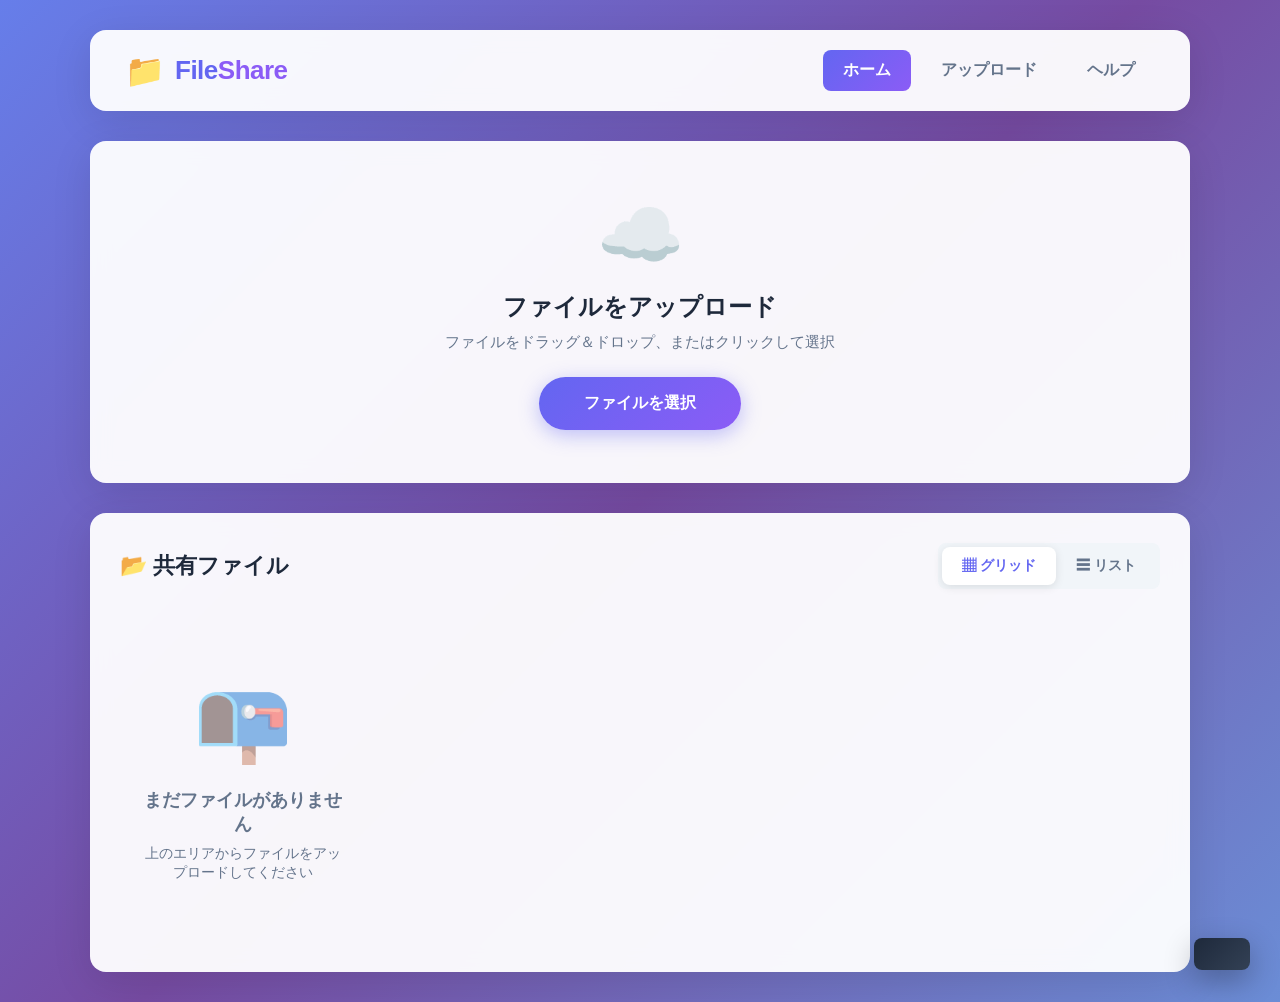
<file: index.html>
<!DOCTYPE html>
<html lang="ja">
<head>
    <meta charset="UTF-8">
    <meta name="viewport" content="width=device-width, initial-scale=1.0">
    <title>FileShare - ファイル共有サイト</title>
    <meta name="description" content="FileShare - 無料でファイルをアップロード・共有できるサービス">
    <meta name="keywords" content="ファイル共有, アップロード, ファイル転送, クラウドストレージ">
    <meta name="author" content="FileShare">
    <meta property="og:title" content="FileShare - ファイル共有サイト">
    <meta property="og:description" content="無料でファイルをアップロード・共有できるサービス">
    <meta property="og:type" content="website">
    <link rel="icon" href="data:image/svg+xml,<svg xmlns='http://www.w3.org/2000/svg' viewBox='0 0 100 100'><text y='.9em' font-size='90'>📁</text></svg>">
    <link rel="stylesheet" href="style.css">
</head>
<body>
    <div class="container">
        <!-- Header -->
        <header class="header">
            <div class="logo">
                <span class="logo-icon">📁</span>
                <span class="logo-text">File<span class="highlight">Share</span></span>
            </div>
            <nav class="nav">
                <a href="index.html" class="nav-link active">ホーム</a>
                <a href="upload.html" class="nav-link">アップロード</a>
                <a href="help.html" class="nav-link">ヘルプ</a>
            </nav>
        </header>

        <!-- Upload Section -->
        <section class="upload-section">
            <div class="upload-box" id="uploadBox">
                <div class="upload-icon">☁️</div>
                <h2>ファイルをアップロード</h2>
                <p>ファイルをドラッグ＆ドロップ、またはクリックして選択</p>
                <button class="upload-btn" onclick="document.getElementById('fileInput').click()">
                    ファイルを選択
                </button>
                <input type="file" id="fileInput" multiple hidden>
                
                <!-- Progress Bar -->
                <div class="progress-wrapper" id="progressWrapper">
                    <div class="progress-bar">
                        <div class="progress-fill" id="progressFill"></div>
                    </div>
                    <p class="progress-text" id="progressText">アップロード中...</p>
                </div>
            </div>
        </section>

        <!-- Files Section -->
        <section class="files-section">
            <div class="section-header">
                <h2>📂 共有ファイル</h2>
                <div class="view-toggle">
                    <button class="view-btn active" data-view="grid">▦ グリッド</button>
                    <button class="view-btn" data-view="list">☰ リスト</button>
                </div>
            </div>

            <!-- Grid View -->
            <div class="files-grid" id="filesGrid">
                <div class="empty-state" id="emptyState">
                    <div class="empty-icon">📭</div>
                    <p>まだファイルがありません</p>
                    <span>上のエリアからファイルをアップロードしてください</span>
                </div>
            </div>

            <!-- List View -->
            <div class="files-list" id="filesList"></div>
        </section>
    </div>

    <!-- Share Modal -->
    <div class="modal" id="shareModal">
        <div class="modal-content">
            <div class="modal-header">
                <h3>🔗 共有リンク</h3>
                <button class="modal-close" onclick="closeModal()">✕</button>
            </div>
            <input type="text" class="share-input" id="shareLink" readonly>
            <div class="modal-actions">
                <button class="action-btn copy" onclick="copyLink()">📋 コピー</button>
                <button class="action-btn cancel" onclick="closeModal()">閉じる</button>
            </div>
        </div>
    </div>

    <!-- Toast Notification -->
    <div class="toast" id="toast"></div>

    <script src="script.js"></script>
</body>
</html>
</file>
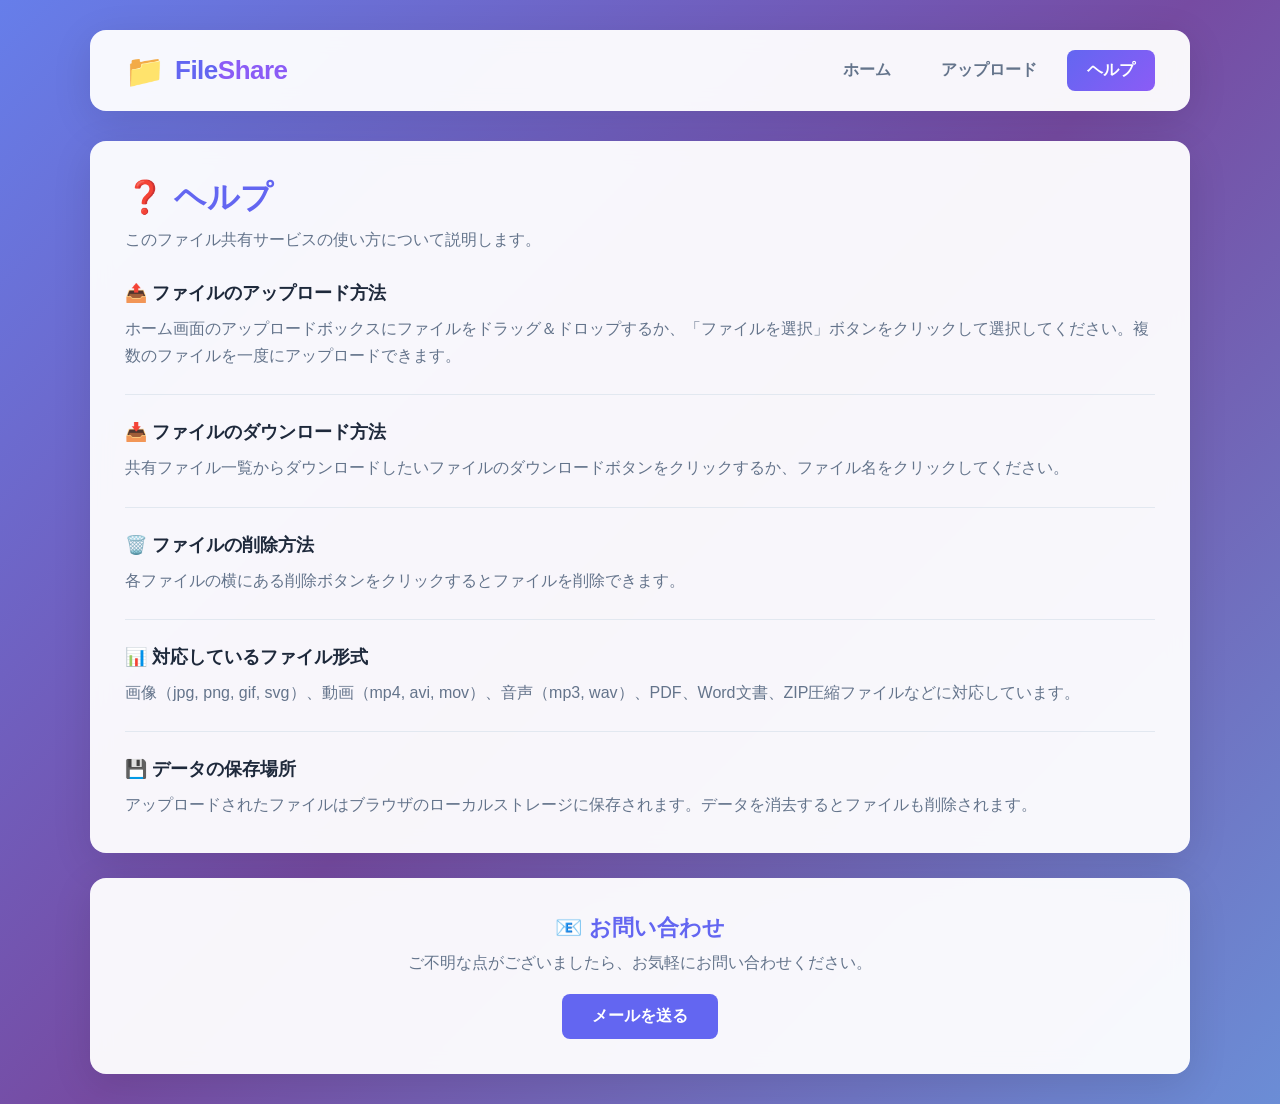
<file: help.html>
<!DOCTYPE html>
<html lang="ja">
<head>
    <meta charset="UTF-8">
    <meta name="viewport" content="width=device-width, initial-scale=1.0">
    <title>Help - ヘルプ - FileShare</title>
    <meta name="description" content="ヘルプ - FileShare ファイル共有サービスの使い方">
    <meta name="keywords" content="ヘルプ, ファイル共有, 使い方">
    <link rel="icon" href="data:image/svg+xml,<svg xmlns='http://www.w3.org/2000/svg' viewBox='0 0 100 100'><text y='.9em' font-size='90'>📁</text></svg>">
    <link rel="stylesheet" href="style.css">
</head>
<body>
    <div class="container">
        <!-- Header -->
        <header class="header">
            <div class="logo">
                <span class="logo-icon">📁</span>
                <span class="logo-text">File<span class="highlight">Share</span></span>
            </div>
            <nav class="nav">
                <a href="index.html" class="nav-link">ホーム</a>
                <a href="upload.html" class="nav-link">アップロード</a>
                <a href="help.html" class="nav-link active">ヘルプ</a>
            </nav>
        </header>

        <!-- Help Section -->
        <section class="help-section">
            <div class="help-card">
                <h1>❓ ヘルプ</h1>
                <p class="help-intro">このファイル共有サービスの使い方について説明します。</p>
                
                <div class="faq-item">
                    <h3>📤 ファイルのアップロード方法</h3>
                    <p>ホーム画面のアップロードボックスにファイルをドラッグ＆ドロップするか、「ファイルを選択」ボタンをクリックして選択してください。複数のファイルを一度にアップロードできます。</p>
                </div>

                <div class="faq-item">
                    <h3>📥 ファイルのダウンロード方法</h3>
                    <p>共有ファイル一覧からダウンロードしたいファイルのダウンロードボタンをクリックするか、ファイル名をクリックしてください。</p>
                </div>

                <div class="faq-item">
                    <h3>🗑️ ファイルの削除方法</h3>
                    <p>各ファイルの横にある削除ボタンをクリックするとファイルを削除できます。</p>
                </div>

                <div class="faq-item">
                    <h3>📊 対応しているファイル形式</h3>
                    <p>画像（jpg, png, gif, svg）、動画（mp4, avi, mov）、音声（mp3, wav）、PDF、Word文書、ZIP圧縮ファイルなどに対応しています。</p>
                </div>

                <div class="faq-item">
                    <h3>💾 データの保存場所</h3>
                    <p>アップロードされたファイルはブラウザのローカルストレージに保存されます。データを消去するとファイルも削除されます。</p>
                </div>
            </div>

            <div class="help-card contact-card">
                <h3>📧 お問い合わせ</h3>
                <p>ご不明な点がございましたら、お気軽にお問い合わせください。</p>
                <a href="mailto:support@example.com" class="contact-btn">メールを送る</a>
            </div>
        </section>
    </div>

    <style>
        .help-section {
            display: flex;
            flex-direction: column;
            gap: 25px;
        }

        .help-card {
            background: rgba(255, 255, 255, 0.95);
            backdrop-filter: blur(10px);
            border-radius: var(--radius);
            padding: 35px;
            box-shadow: var(--shadow);
        }

        .help-card h1 {
            font-size: 32px;
            color: var(--primary);
            margin-bottom: 10px;
        }

        .help-intro {
            color: var(--gray);
            margin-bottom: 30px;
            font-size: 16px;
        }

        .faq-item {
            margin-bottom: 25px;
            padding-bottom: 25px;
            border-bottom: 1px solid #e2e8f0;
        }

        .faq-item:last-child {
            margin-bottom: 0;
            padding-bottom: 0;
            border-bottom: none;
        }

        .faq-item h3 {
            color: var(--dark);
            font-size: 18px;
            margin-bottom: 10px;
        }

        .faq-item p {
            color: var(--gray);
            line-height: 1.7;
        }

        .contact-card {
            text-align: center;
        }

        .contact-card h3 {
            color: var(--primary);
            font-size: 22px;
            margin-bottom: 10px;
        }

        .contact-card p {
            color: var(--gray);
            margin-bottom: 20px;
        }

        .contact-btn {
            display: inline-block;
            background: var(--primary);
            color: white;
            padding: 12px 30px;
            border-radius: var(--radius-sm);
            text-decoration: none;
            font-weight: 600;
            transition: background 0.3s;
        }

        .contact-btn:hover {
            background: var(--primary-dark);
        }
    </style>
</body>
</html>
</file>
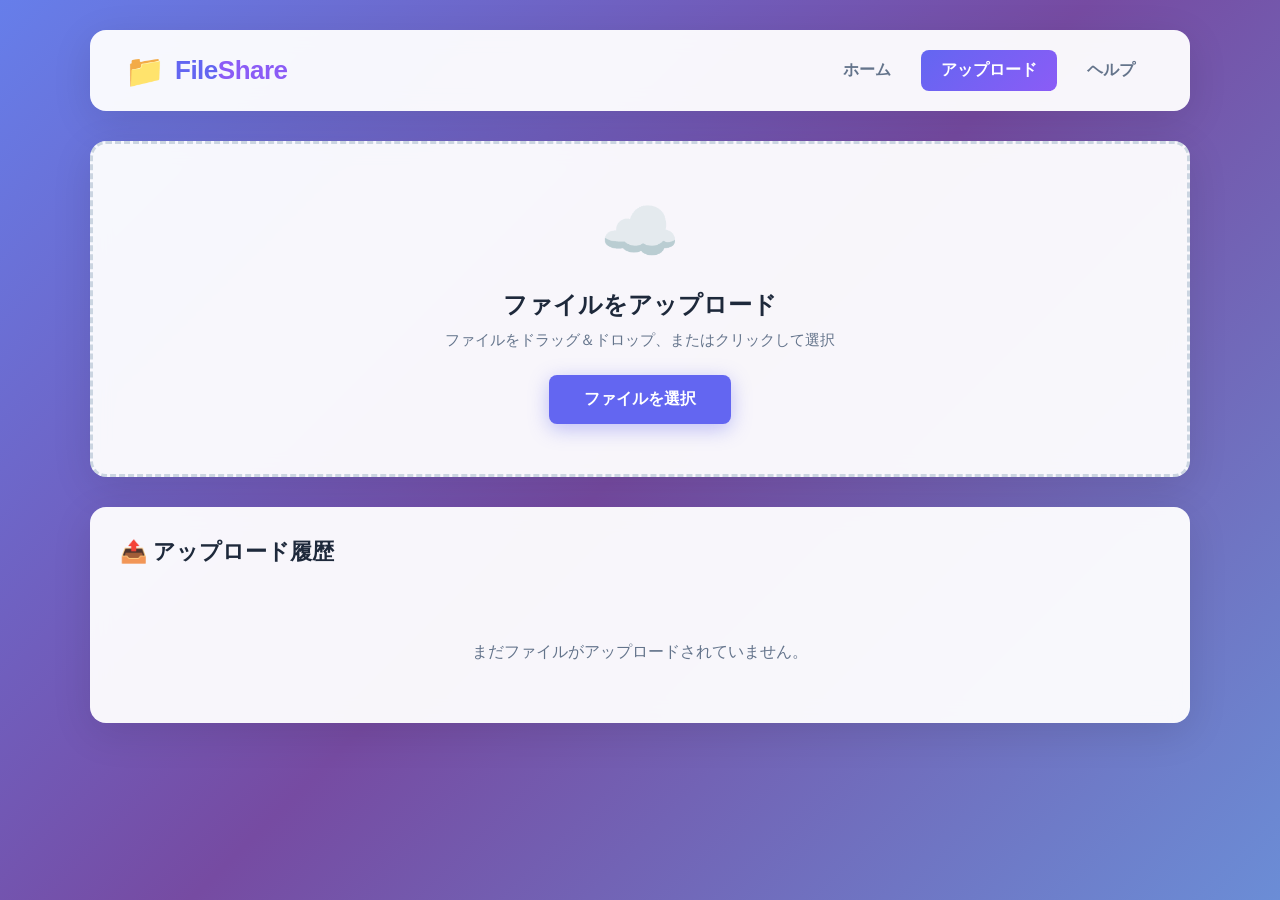
<file: upload.html>
<!DOCTYPE html>
<html lang="ja">
<head>
    <meta charset="UTF-8">
    <meta name="viewport" content="width=device-width, initial-scale=1.0">
    <title>Upload - アップロード - FileShare</title>
    <meta name="description" content="ファイルをアップロード - FileShare ファイル共有サービス">
    <meta name="keywords" content="ファイルアップロード, ファイル共有">
    <link rel="icon" href="data:image/svg+xml,<svg xmlns='http://www.w3.org/2000/svg' viewBox='0 0 100 100'><text y='.9em' font-size='90'>📁</text></svg>">
    <link rel="stylesheet" href="style.css">
</head>
<body>
    <div class="container">
        <!-- Header -->
        <header class="header">
            <div class="logo">
                <span class="logo-icon">📁</span>
                <span class="logo-text">File<span class="highlight">Share</span></span>
            </div>
            <nav class="nav">
                <a href="index.html" class="nav-link">ホーム</a>
                <a href="upload.html" class="nav-link active">アップロード</a>
                <a href="help.html" class="nav-link">ヘルプ</a>
            </nav>
        </header>

        <!-- Upload Section -->
        <section class="upload-section">
            <div class="upload-box" id="uploadBox">
                <div class="upload-icon">☁️</div>
                <h2>ファイルをアップロード</h2>
                <p>ファイルをドラッグ＆ドロップ、またはクリックして選択</p>
                <button class="upload-btn" onclick="document.getElementById('fileInput').click()">
                    ファイルを選択
                </button>
                <input type="file" id="fileInput" multiple hidden>
                
                <!-- Progress Bar -->
                <div class="progress-wrapper" id="progressWrapper">
                    <div class="progress-bar">
                        <div class="progress-fill" id="progressFill"></div>
                    </div>
                    <p class="progress-text" id="progressText">アップロード中...</p>
                </div>
            </div>
        </section>

        <!-- Upload History Section -->
        <section class="files-section">
            <div class="section-header">
                <h2>📤 アップロード履歴</h2>
            </div>
            <div id="uploadHistory">
                <p class="empty-message">まだファイルがアップロードされていません。</p>
            </div>
        </section>
    </div>

    <script src="script.js"></script>
    <script>
        // Upload functionality for upload.html
        const fileInput = document.getElementById('fileInput');
        const uploadBox = document.getElementById('uploadBox');
        const progressWrapper = document.getElementById('progressWrapper');
        const progressFill = document.getElementById('progressFill');
        const progressText = document.getElementById('progressText');

        // Click to select files
        fileInput.addEventListener('change', (e) => handleFiles(e.target.files));

        // Drag and drop
        uploadBox.addEventListener('dragover', (e) => {
            e.preventDefault();
            uploadBox.classList.add('dragover');
        });

        uploadBox.addEventListener('dragleave', () => {
            uploadBox.classList.remove('dragover');
        });

        uploadBox.addEventListener('drop', (e) => {
            e.preventDefault();
            uploadBox.classList.remove('dragover');
            const files = e.dataTransfer.files;
            if (files.length > 0) {
                handleFiles(files);
            }
        });

        // Override handleFiles to also update upload history
        const originalHandleFiles = handleFiles;
        window.handleFiles = async function(fileList) {
            if (fileList.length === 0) return;

            progressWrapper.style.display = 'block';

            // Upload to server
            const formData = new FormData();
            Array.from(fileList).forEach(file => formData.append('files', file));

            try {
                const response = await fetch('/api/upload', {
                    method: 'POST',
                    body: formData
                });
                const result = await response.json();

                if (result.success) {
                    showToast(result.message);
                    renderUploadHistory();
                }
            } catch (error) {
                console.error('アップロードに失敗しました:', error);
                showToast('アップロードに失敗しました');
            }

            // Simulate progress
            let progress = 0;
            const interval = setInterval(() => {
                progress += Math.random() * 20;
                if (progress > 100) progress = 100;
                
                progressFill.style.width = progress + '%';
                progressText.textContent = `アップロード中... ${Math.round(progress)}%`;

                if (progress >= 100) {
                    clearInterval(interval);
                    setTimeout(() => {
                        progressWrapper.style.display = 'none';
                        progressFill.style.width = '0%';
                    }, 500);
                }
            }, 100);
        };

        function renderUploadHistory() {
            const historyContainer = document.getElementById('uploadHistory');
            
            loadFiles().then(() => {
                if (!files || files.length === 0) {
                    historyContainer.innerHTML = '<p class="empty-message">まだファイルがアップロードされていません。</p>';
                    return;
                }

                const recentFiles = files.slice(-5).reverse();
                historyContainer.innerHTML = recentFiles.map(file => `
                    <div class="file-item">
                        <span class="file-icon">${file.icon || getFileIcon(file.name)}</span>
                        <span class="file-name">${file.name}</span>
                        <span class="file-size">${file.size_formatted || formatSize(file.size)}</span>
                        <span class="file-date">${file.date}</span>
                    </div>
                `).join('');
            });
        }

        // Load history on page load
        renderUploadHistory();

        // Load history on page load
        renderUploadHistory();
    </script>

    <style>
        .upload-section {
            margin-bottom: 30px;
        }

        .upload-box {
            background: rgba(255, 255, 255, 0.95);
            backdrop-filter: blur(10px);
            border-radius: var(--radius);
            padding: 50px;
            text-align: center;
            box-shadow: var(--shadow);
            border: 3px dashed #cbd5e1;
            transition: all 0.3s;
        }

        .upload-box.dragover {
            border-color: var(--primary);
            background: rgba(99, 102, 241, 0.1);
        }

        .upload-icon {
            font-size: 64px;
            margin-bottom: 20px;
        }

        .upload-box h2 {
            color: var(--dark);
            font-size: 24px;
            margin-bottom: 10px;
        }

        .upload-box p {
            color: var(--gray);
            margin-bottom: 25px;
        }

        .upload-btn {
            background: var(--primary);
            color: white;
            border: none;
            padding: 14px 35px;
            border-radius: var(--radius-sm);
            font-size: 16px;
            font-weight: 600;
            cursor: pointer;
            transition: background 0.3s;
        }

        .upload-btn:hover {
            background: var(--primary-dark);
        }

        .progress-wrapper {
            display: none;
            margin-top: 25px;
        }

        .progress-bar {
            background: #e2e8f0;
            border-radius: 10px;
            height: 20px;
            overflow: hidden;
        }

        .progress-fill {
            background: linear-gradient(90deg, var(--primary), var(--secondary));
            height: 100%;
            width: 0%;
            transition: width 0.3s;
            border-radius: 10px;
        }

        .progress-text {
            color: var(--gray);
            margin-top: 10px;
            font-size: 14px;
        }

        .files-section {
            background: rgba(255, 255, 255, 0.95);
            backdrop-filter: blur(10px);
            border-radius: var(--radius);
            padding: 30px;
            box-shadow: var(--shadow);
        }

        .section-header h2 {
            color: var(--dark);
            font-size: 22px;
            margin-bottom: 20px;
        }

        .file-item {
            display: flex;
            align-items: center;
            padding: 15px;
            border-bottom: 1px solid #e2e8f0;
            gap: 15px;
        }

        .file-item:last-child {
            border-bottom: none;
        }

        .file-icon {
            font-size: 24px;
        }

        .file-name {
            flex: 1;
            color: var(--dark);
            font-weight: 500;
        }

        .file-size {
            color: var(--gray);
            font-size: 14px;
        }

        .file-date {
            color: var(--gray);
            font-size: 14px;
        }

        .empty-message {
            color: var(--gray);
            text-align: center;
            padding: 30px;
        }
    </style>
</body>
</html>
</file>
<file: style.css>
/* ========================================
   File Sharing Website - CSS Design
   ======================================== */

/* Reset & Base */
* {
    margin: 0;
    padding: 0;
    box-sizing: border-box;
}

:root {
    --primary: #6366f1;
    --primary-dark: #4f46e5;
    --secondary: #8b5cf6;
    --accent: #ec4899;
    --dark: #1e293b;
    --light: #f8fafc;
    --gray: #64748b;
    --white: #ffffff;
    --shadow: 0 10px 40px rgba(0, 0, 0, 0.1);
    --shadow-hover: 0 20px 60px rgba(0, 0, 0, 0.15);
    --radius: 16px;
    --radius-sm: 8px;
}

body {
    font-family: "Yu Gothic", "Meiryo", "Hiragino Sans", sans-serif;
    background: linear-gradient(135deg, #667eea 0%, #764ba2 50%, #6b8dd6 100%);
    min-height: 100vh;
    padding: 30px 20px;
    color: var(--dark);
}

/* Container */
.container {
    max-width: 1100px;
    margin: 0 auto;
}

/* ========================================
   Header
   ======================================== */
.header {
    background: rgba(255, 255, 255, 0.95);
    backdrop-filter: blur(10px);
    border-radius: var(--radius);
    padding: 20px 35px;
    display: flex;
    justify-content: space-between;
    align-items: center;
    box-shadow: var(--shadow);
    margin-bottom: 30px;
}

.logo {
    display: flex;
    align-items: center;
    gap: 10px;
}

.logo-icon {
    font-size: 32px;
}

.logo-text {
    font-size: 26px;
    font-weight: 800;
    color: var(--primary);
    letter-spacing: -0.5px;
}

.logo-text .highlight {
    color: var(--secondary);
}

.nav {
    display: flex;
    gap: 10px;
}

.nav-link {
    text-decoration: none;
    color: var(--gray);
    font-weight: 600;
    padding: 10px 20px;
    border-radius: var(--radius-sm);
    transition: all 0.3s ease;
}

.nav-link:hover {
    color: var(--primary);
    background: rgba(99, 102, 241, 0.1);
}

.nav-link.active {
    color: var(--white);
    background: linear-gradient(135deg, var(--primary), var(--secondary));
}

/* ========================================
   Upload Section
   ======================================== */
.upload-section {
    margin-bottom: 30px;
}

.upload-box {
    background: rgba(255, 255, 255, 0.95);
    backdrop-filter: blur(10px);
    border-radius: var(--radius);
    padding: 50px 40px;
    text-align: center;
    box-shadow: var(--shadow);
    border: 3px dashed transparent;
    transition: all 0.4s ease;
    cursor: pointer;
}

.upload-box:hover {
    border-color: var(--primary);
    transform: translateY(-5px);
    box-shadow: var(--shadow-hover);
}

.upload-box.dragover {
    border-color: var(--primary);
    background: rgba(99, 102, 241, 0.05);
    transform: scale(1.02);
}

.upload-icon {
    font-size: 70px;
    margin-bottom: 15px;
    animation: float 3s ease-in-out infinite;
}

@keyframes float {
    0%, 100% { transform: translateY(0); }
    50% { transform: translateY(-10px); }
}

.upload-box h2 {
    color: var(--dark);
    font-size: 24px;
    margin-bottom: 10px;
}

.upload-box p {
    color: var(--gray);
    margin-bottom: 25px;
    font-size: 15px;
}

.upload-btn {
    background: linear-gradient(135deg, var(--primary) 0%, var(--secondary) 100%);
    color: var(--white);
    border: none;
    padding: 16px 45px;
    border-radius: 50px;
    font-size: 16px;
    font-weight: 600;
    cursor: pointer;
    transition: all 0.3s ease;
    box-shadow: 0 5px 20px rgba(99, 102, 241, 0.4);
}

.upload-btn:hover {
    transform: translateY(-3px);
    box-shadow: 0 10px 30px rgba(99, 102, 241, 0.5);
}

/* Progress Bar */
.progress-wrapper {
    display: none;
    margin-top: 25px;
}

.progress-wrapper.show {
    display: block;
}

.progress-bar {
    width: 100%;
    height: 12px;
    background: #e2e8f0;
    border-radius: 10px;
    overflow: hidden;
}

.progress-fill {
    height: 100%;
    background: linear-gradient(90deg, var(--primary), var(--secondary), var(--accent));
    width: 0%;
    transition: width 0.3s ease;
    border-radius: 10px;
}

.progress-text {
    margin-top: 12px;
    color: var(--gray);
    font-size: 14px;
}

/* ========================================
   Files Section
   ======================================== */
.files-section {
    background: rgba(255, 255, 255, 0.95);
    backdrop-filter: blur(10px);
    border-radius: var(--radius);
    padding: 30px;
    box-shadow: var(--shadow);
}

.section-header {
    display: flex;
    justify-content: space-between;
    align-items: center;
    margin-bottom: 25px;
    flex-wrap: wrap;
    gap: 15px;
}

.section-header h2 {
    color: var(--dark);
    font-size: 22px;
}

.view-toggle {
    display: flex;
    background: #f1f5f9;
    border-radius: var(--radius-sm);
    padding: 4px;
}

.view-btn {
    background: transparent;
    border: none;
    padding: 10px 20px;
    border-radius: var(--radius-sm);
    cursor: pointer;
    font-size: 14px;
    font-weight: 600;
    color: var(--gray);
    transition: all 0.3s ease;
}

.view-btn.active {
    background: var(--white);
    color: var(--primary);
    box-shadow: 0 2px 10px rgba(0, 0, 0, 0.1);
}

/* Empty State */
.empty-state {
    text-align: center;
    padding: 60px 20px;
    color: var(--gray);
}

.empty-icon {
    font-size: 80px;
    margin-bottom: 20px;
    opacity: 0.5;
}

.empty-state p {
    font-size: 18px;
    font-weight: 600;
    margin-bottom: 8px;
}

.empty-state span {
    font-size: 14px;
}

/* ========================================
   Grid View
   ======================================== */
.files-grid {
    display: grid;
    grid-template-columns: repeat(auto-fill, minmax(220px, 1fr));
    gap: 20px;
}

.file-card {
    background: linear-gradient(145deg, #f8fafc, #ffffff);
    border-radius: var(--radius);
    padding: 25px 20px;
    text-align: center;
    transition: all 0.4s ease;
    border: 2px solid transparent;
    cursor: pointer;
}

.file-card:hover {
    transform: translateY(-8px);
    box-shadow: var(--shadow-hover);
    border-color: var(--primary);
}

.file-icon {
    font-size: 55px;
    margin-bottom: 15px;
    display: block;
}

.file-name {
    font-weight: 700;
    color: var(--dark);
    margin-bottom: 8px;
    word-break: break-all;
    font-size: 14px;
}

.file-size {
    color: var(--gray);
    font-size: 13px;
    margin-bottom: 15px;
}

.file-actions {
    display: flex;
    gap: 8px;
    justify-content: center;
}

.file-actions button {
    padding: 10px 16px;
    border: none;
    border-radius: var(--radius-sm);
    cursor: pointer;
    font-size: 13px;
    font-weight: 600;
    transition: all 0.3s ease;
}

.download-btn {
    background: linear-gradient(135deg, var(--primary), var(--secondary));
    color: var(--white);
}

.download-btn:hover {
    transform: scale(1.05);
    box-shadow: 0 5px 15px rgba(99, 102, 241, 0.4);
}

.delete-btn {
    background: linear-gradient(135deg, #f43f5e, #e11d48);
    color: var(--white);
}

.delete-btn:hover {
    transform: scale(1.05);
    box-shadow: 0 5px 15px rgba(244, 63, 94, 0.4);
}

/* ========================================
   List View
   ======================================== */
.files-list {
    display: none;
}

.files-list.show {
    display: block;
}

.file-list-item {
    display: flex;
    align-items: center;
    padding: 18px 20px;
    border-bottom: 2px solid #f1f5f9;
    transition: all 0.3s ease;
    border-radius: var(--radius-sm);
    margin-bottom: 8px;
}

.file-list-item:hover {
    background: linear-gradient(90deg, rgba(99, 102, 241, 0.05), transparent);
}

.file-list-item .file-icon {
    font-size: 35px;
    margin: 0 20px 0 0;
}

.file-list-item .file-info {
    flex: 1;
}

.file-list-item .file-name {
    margin-bottom: 4px;
}

.file-list-item .file-size {
    margin-bottom: 0;
}

.file-list-item .file-actions {
    margin-left: auto;
}

/* ========================================
   Modal
   ======================================== */
.modal {
    display: none;
    position: fixed;
    top: 0;
    left: 0;
    width: 100%;
    height: 100%;
    background: rgba(0, 0, 0, 0.6);
    backdrop-filter: blur(5px);
    justify-content: center;
    align-items: center;
    z-index: 1000;
    animation: fadeIn 0.3s ease;
}

@keyframes fadeIn {
    from { opacity: 0; }
    to { opacity: 1; }
}

.modal.show {
    display: flex;
}

.modal-content {
    background: var(--white);
    padding: 30px;
    border-radius: var(--radius);
    max-width: 480px;
    width: 90%;
    box-shadow: var(--shadow-hover);
    animation: slideUp 0.3s ease;
}

@keyframes slideUp {
    from { transform: translateY(20px); opacity: 0; }
    to { transform: translateY(0); opacity: 1; }
}

.modal-header {
    display: flex;
    justify-content: space-between;
    align-items: center;
    margin-bottom: 20px;
}

.modal-header h3 {
    color: var(--dark);
    font-size: 20px;
}

.modal-close {
    background: #f1f5f9;
    border: none;
    width: 35px;
    height: 35px;
    border-radius: 50%;
    cursor: pointer;
    font-size: 18px;
    color: var(--gray);
    transition: all 0.3s ease;
}

.modal-close:hover {
    background: #e2e8f0;
    color: var(--dark);
}

.share-input {
    width: 100%;
    padding: 16px;
    border: 2px solid #e2e8f0;
    border-radius: var(--radius-sm);
    font-size: 14px;
    margin-bottom: 20px;
    background: #f8fafc;
    color: var(--dark);
}

.share-input:focus {
    outline: none;
    border-color: var(--primary);
}

.modal-actions {
    display: flex;
    gap: 12px;
}

.action-btn {
    flex: 1;
    padding: 14px;
    border: none;
    border-radius: var(--radius-sm);
    cursor: pointer;
    font-weight: 600;
    font-size: 15px;
    transition: all 0.3s ease;
}

.action-btn.copy {
    background: linear-gradient(135deg, var(--primary), var(--secondary));
    color: var(--white);
}

.action-btn.copy:hover {
    transform: translateY(-2px);
    box-shadow: 0 5px 20px rgba(99, 102, 241, 0.4);
}

.action-btn.cancel {
    background: #e2e8f0;
    color: var(--dark);
}

.action-btn.cancel:hover {
    background: #cbd5e1;
}

/* ========================================
   Toast Notification
   ======================================== */
.toast {
    position: fixed;
    bottom: 30px;
    right: 30px;
    background: linear-gradient(135deg, var(--dark), #334155);
    color: var(--white);
    padding: 16px 28px;
    border-radius: var(--radius-sm);
    font-weight: 600;
    transform: translateY(100px);
    transition: transform 0.4s ease;
    z-index: 1001;
    box-shadow: 0 10px 30px rgba(0, 0, 0, 0.3);
}

.toast.show {
    transform: translateY(0);
}

/* ========================================
   Loading & Error States
   ======================================== */
.loading-spinner {
    text-align: center;
    padding: 50px;
    color: var(--gray);
    font-size: 18px;
    grid-column: 1 / -1;
}

.error-message {
    text-align: center;
    padding: 50px;
    color: #f43f5e;
    font-size: 18px;
    grid-column: 1 / -1;
}

/* ========================================
   Responsive Design
   ======================================== */
@media (max-width: 768px) {
    body {
        padding: 15px;
    }

    .header {
        flex-direction: column;
        gap: 15px;
        padding: 20px;
    }

    .nav {
        flex-wrap: wrap;
        justify-content: center;
    }

    .upload-box {
        padding: 40px 20px;
    }

    .upload-icon {
        font-size: 50px;
    }

    .section-header {
        flex-direction: column;
        align-items: flex-start;
    }

    .files-grid {
        grid-template-columns: repeat(auto-fill, minmax(160px, 1fr));
        gap: 15px;
    }

    .file-card {
        padding: 20px 15px;
    }

    .file-icon {
        font-size: 40px;
    }

    .file-actions {
        flex-direction: column;
    }

    .file-actions button {
        width: 100%;
    }

    .file-list-item {
        flex-wrap: wrap;
        gap: 10px;
    }

    .file-list-item .file-actions {
        width: 100%;
        margin-left: 55px;
    }

    .toast {
        left: 15px;
        right: 15px;
        bottom: 15px;
    }
}

@media (max-width: 480px) {
    .logo-text {
        font-size: 22px;
    }

    .upload-box h2 {
        font-size: 20px;
    }

    .upload-btn {
        padding: 14px 30px;
        font-size: 14px;
    }

    .section-header h2 {
        font-size: 18px;
    }
}
</file>
